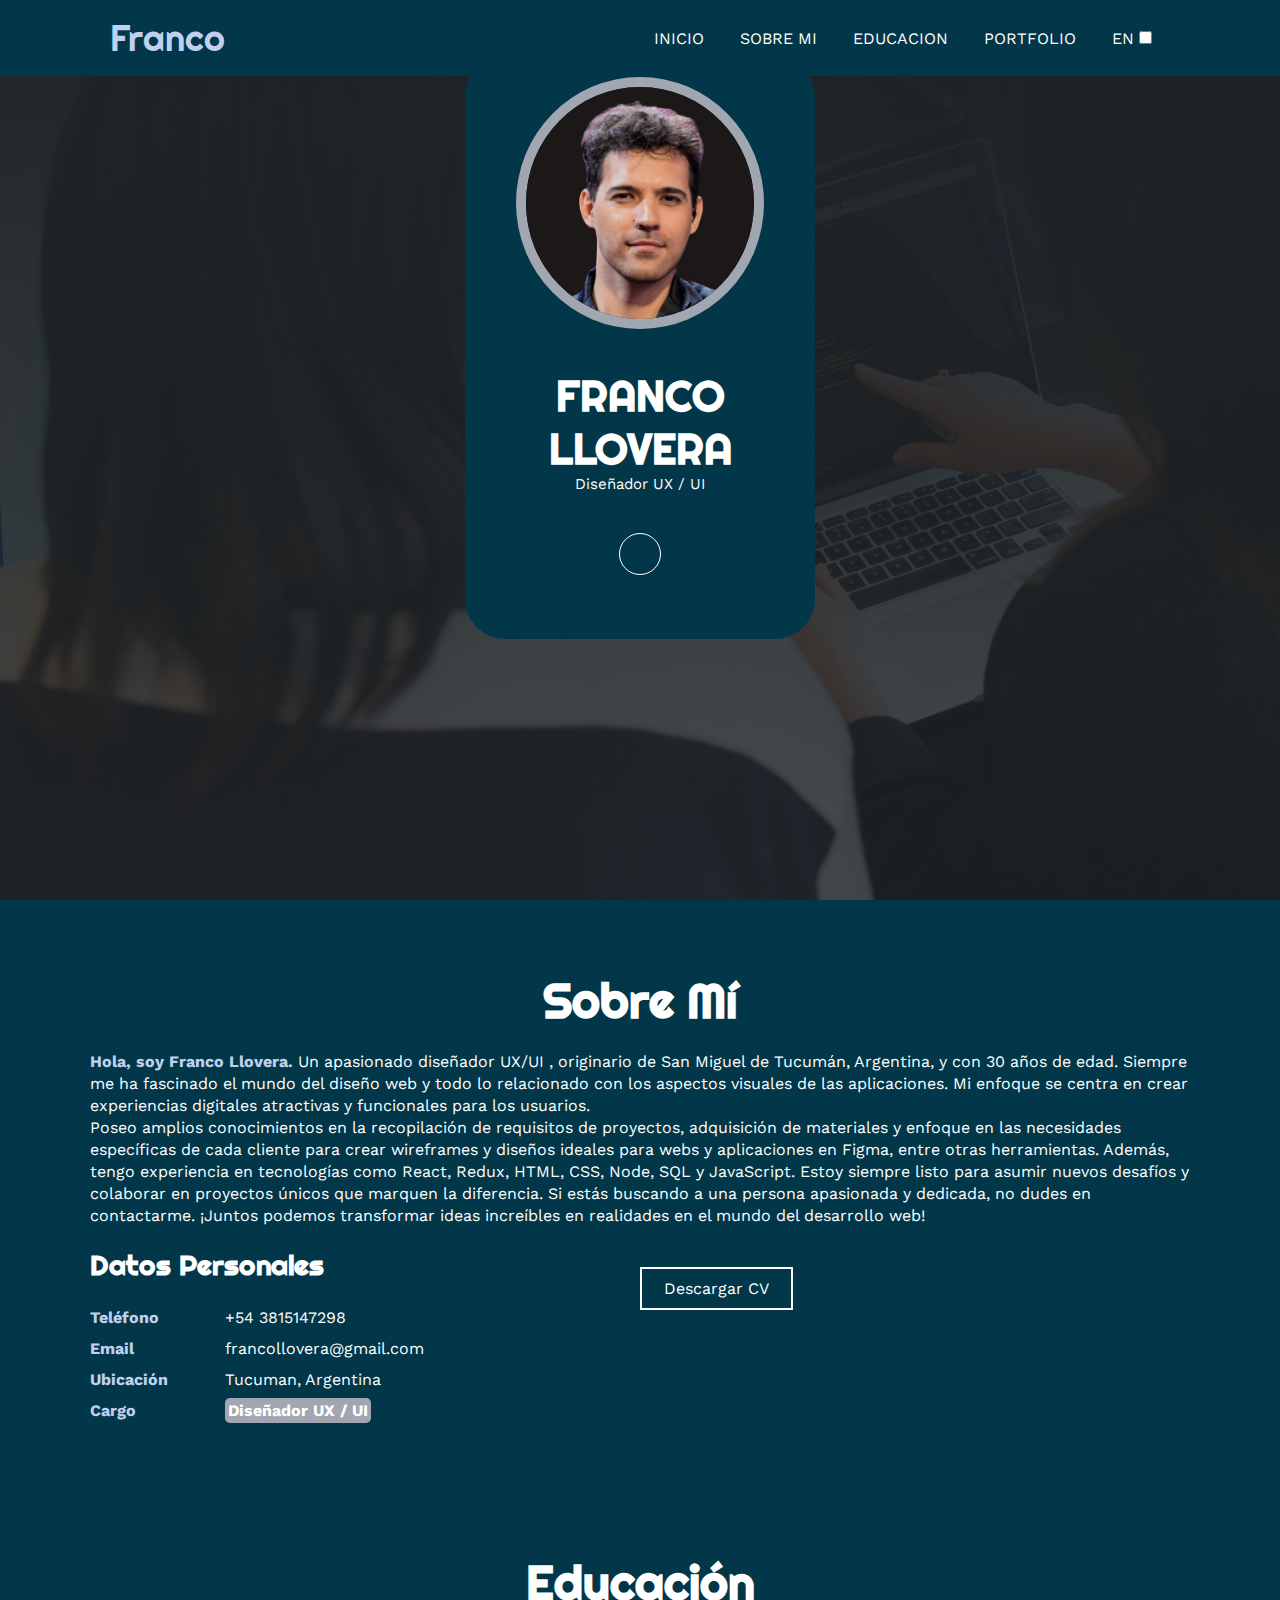
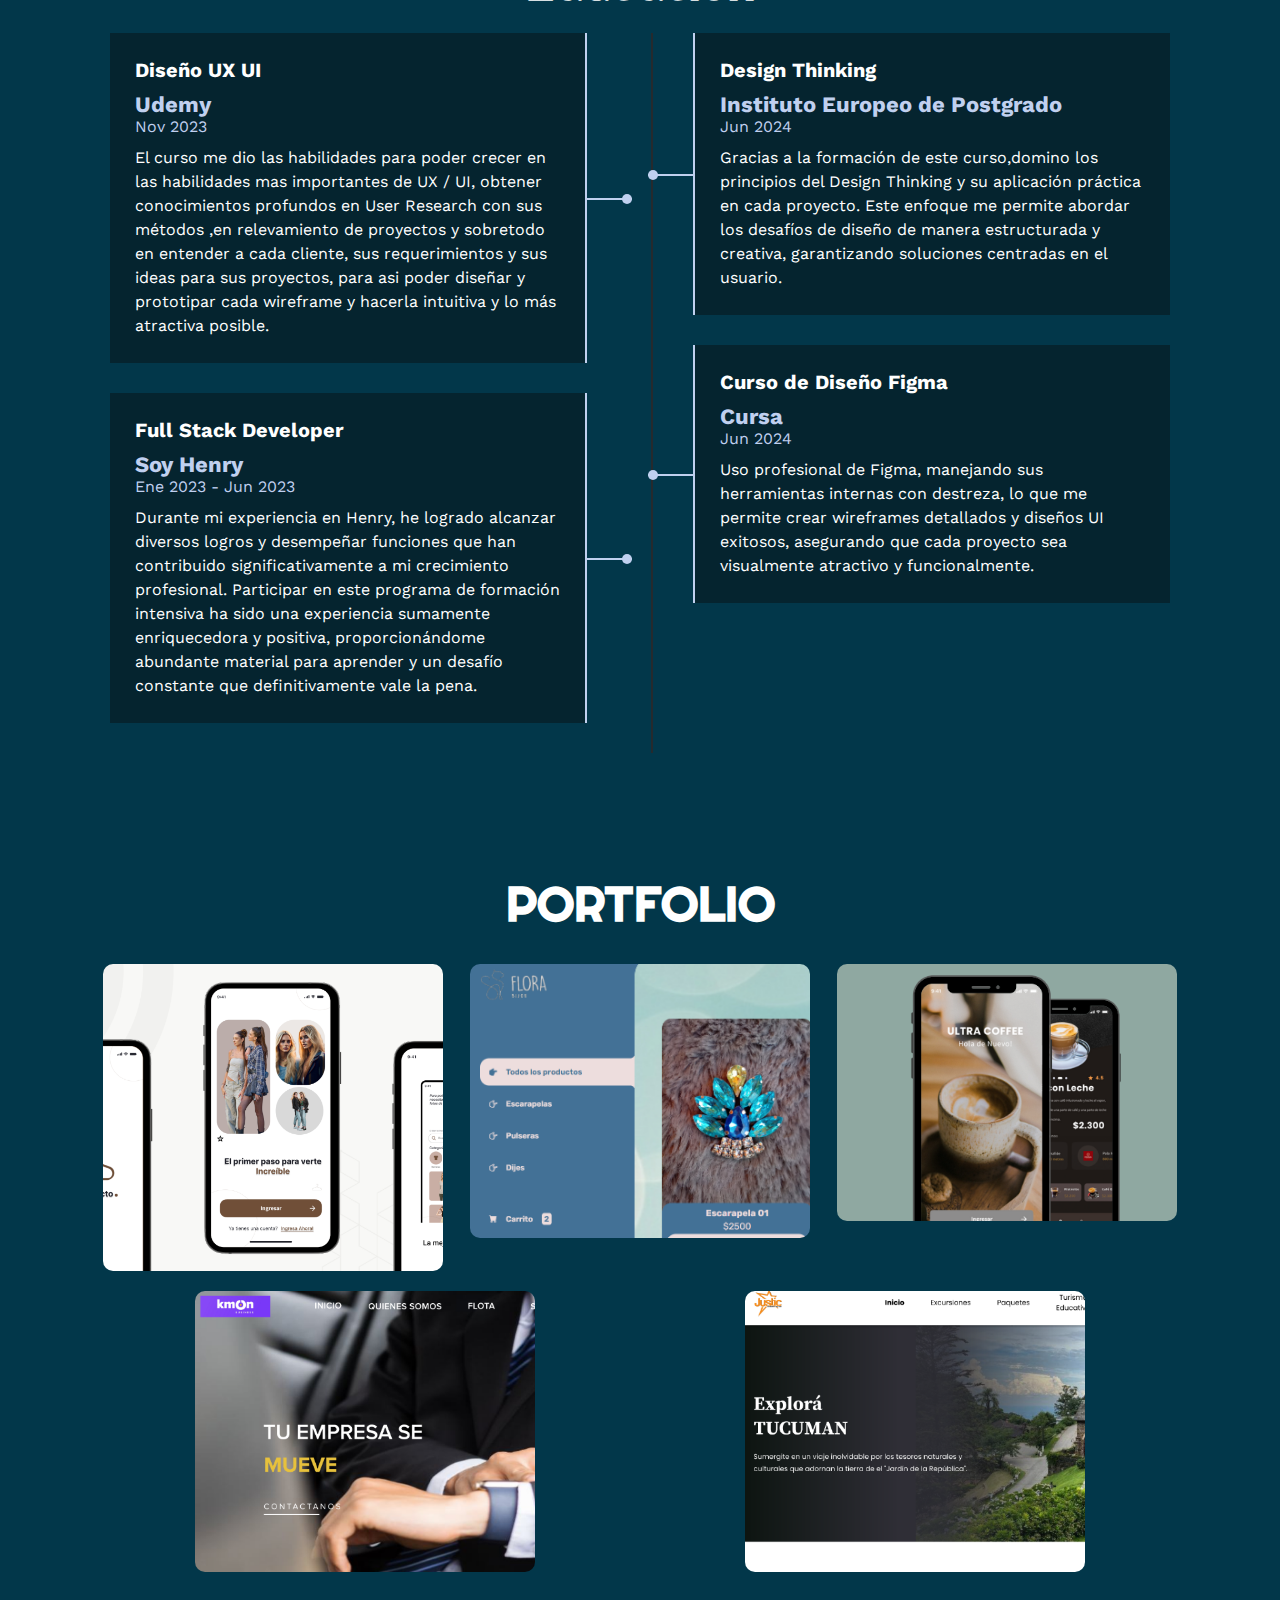
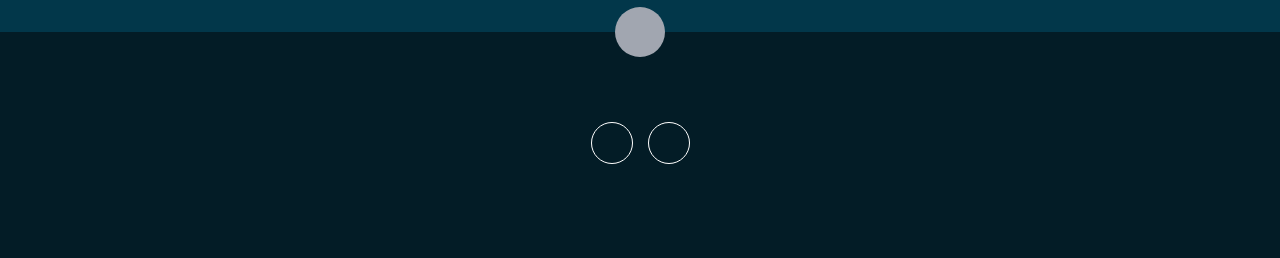
<file: index.html>
<!DOCTYPE html>
<html lang="es">
<head>
    <meta charset="UTF-8">
    <meta http-equiv="X-UA-Compatible" content="IE=edge">
    <meta name="viewport" content="width=device-width, initial-scale=1.0">
    <link rel="stylesheet" href="https://cdnjs.cloudflare.com/ajax/libs/font-awesome/6.1.2/css/all.min.css" integrity="sha512-1sCRPdkRXhBV2PBLUdRb4tMg1w2YPf37qatUFeS7zlBy7jJI8Lf4VHwWfZZfpXtYSLy85pkm9GaYVYMfw5BC1A==" crossorigin="anonymous" referrerpolicy="no-referrer" />
    <title>Portfolio</title>
    <link rel="stylesheet" href="estilo.css">
</head>
<body>
    <!-- MENU ENCABEZADO -->
    <div class="contenedor-header">
        <header>
            <div class="logo">
                <a href="#">Franco</a>
            </div>
            <nav id="nav">
                <ul>
                    <li ><a  href="#inicio" onclick="seleccionar()">INICIO</a></li>
                    <li><a href="#sobremi" onclick="seleccionar()">SOBRE MI</a></li>
                    
                    <li><a href="#curriculum" onclick="seleccionar()">EDUCACION</a></li>
                    <li><a href="#portfolio" onclick="seleccionar()">PORTFOLIO</a></li>
                    
                    <li><a>
                        
                        <span class="en">EN</span>
                        <input type="checkbox" class="check">
                    </a></li>
                   
                    

                   
                
                
            </ul>
            </nav>
            <div class="nav-responsive" onclick="mostrarOcultarMenu()">
                <i class="fa-solid fa-bars"></i>
            </div>
        </header>
    </div>

    <!-- SECCION INICIO -->
    <section id="inicio" class="inicio">
        <div class="contenido-banner">
            <div class="contenedor-img">
                <img src="img/yo.jpg" alt="">
            </div>
            <h1>FRANCO LLOVERA</h1>
            <h2 >Diseñador UX / UI 
            <div class="redes">
                <a href="https://www.linkedin.com/in/francollovera/"><i class="fa-brands fa-linkedin-in"></i></a>
                <!-- <a href="https://github.com/francollovera"><i class="fa-brands fa-github"></i></a> -->
            </div>
        </div>
    </section>

    <!-- SECCION SOBRE MI -->
    <section id="sobremi" class="sobremi">
        <div class="contenido-seccion">
            <h2>Sobre Mí</h2>
            <p><span>Hola, soy Franco Llovera.</span> Un apasionado diseñador UX/UI , originario de San Miguel de Tucumán, Argentina, y con 30 años de edad. Siempre me ha fascinado el mundo del diseño web y todo lo relacionado con los aspectos visuales de las aplicaciones. Mi enfoque se centra en crear experiencias digitales atractivas y funcionales para los usuarios.<br/>
                Poseo amplios conocimientos en la recopilación de requisitos de proyectos, adquisición de materiales y enfoque en las necesidades específicas de cada cliente para crear wireframes y diseños ideales para webs y aplicaciones en Figma, entre otras herramientas. Además, tengo experiencia en tecnologías como React, Redux, HTML, CSS, Node, SQL y JavaScript.

                Estoy siempre listo para asumir nuevos desafíos y colaborar en proyectos únicos que marquen la diferencia. Si estás buscando a una persona apasionada y dedicada, no dudes en contactarme. ¡Juntos podemos transformar ideas increíbles en realidades en el mundo del desarrollo web!</p>

            <div class="fila">
                <!-- datos personales -->
                <div class="col">
                    <h3>Datos Personales</h3>
                    <ul>
                        <li>
                            <strong>Teléfono</strong>
                            +54 3815147298
                        </li>
                        <li>
                            <strong>Email</strong>
                            francollovera@gmail.com
                        </li>
                        <li>
                            <strong>Ubicación</strong>
                            Tucuman, Argentina
                        </li>
                        <li>
                            <strong>Cargo</strong>
                            <span>Diseñador UX / UI</span>
                        
                        </li>
                    </ul>
                </div>

                <!-- intereses -->
                <!-- <div class="col">
                    <h3>Intereses</h3>
                    <div class="contenedor-intereses">
                        <div class="interes">
                            <i class="fa-solid fa-headphones"></i>
                            <span>CANTO</span>
                        </div>
                        <div class="interes">
                            <i class="fa-solid fa-plane"></i>
                            <span>VIAJAR</span>
                        </div>
                        <div class="interes">
                            <i class="fa-solid fa-person-hiking"></i>
                            <span>DEPORTE</span>
                        </div>
                        <div class="interes">
                            <i class="fa-solid fa-car"></i>
                            <span>AUTOS</span>
                        </div>
                        <div class="interes">
                            <i class="fa-solid fa-camera"></i>
                            <span>FOTOS</span>
                        </div>
                    </div>
                </div>
            </div> -->
            <a href="https://drive.google.com/file/d/1JxSCpLTNJqCSIgGO4siQ24MWg0R967g-/view?usp=drive_link"><button>
                Descargar CV <i class="fa-solid fa-download"></i>
                <span class="overlay"></span>
            </button></a>
        </div>
    </section>

    <!-- SECCION SKILLS -->
    <!-- <section class="skills" id="skills">
        <div class="contenido-seccion">
            <h2>Skills</h2>
            <div class="fila">
                <!-- Technical Skill -->
                <!-- <div class="col">
                    <h3>Technical Skills</h3>
                    <div class="skill">
                        <span>Javascript</span>
                        <div class="barra-skill">
                            <div class="progreso">
                                <span>75%</span>
                            </div>
                        </div>
                    </div>
                    <div class="skill">
                        <span>Edicion Contenido</span>
                        <div class="barra-skill">
                            <div class="progreso">
                                <span>90%</span>
                            </div>
                        </div>
                    </div>
                    <div class="skill">
                        <span>Figma</span>
                        <div class="barra-skill">
                            <div class="progreso">
                                <span>90%</span>
                            </div>
                        </div>
                    </div>
                    <div class="skill">
                        <span>HTML & CSS</span>
                        <div class="barra-skill">
                            <div class="progreso">
                                <span>85%</span>
                            </div>
                        </div>
                    </div>
                    <div class="skill">
                        <span>Redux</span>
                        <div class="barra-skill">
                            <div class="progreso">
                                <span>80%</span>
                            </div>
                        </div>
                    </div>
                    <div class="skill">
                        <span>React</span>
                        <div class="barra-skill">
                            <div class="progreso">
                                <span>80%</span>
                            </div>
                        </div>
                    </div> --> 
                    
                <!-- Professional Skills -->
                <!-- <div class="col">
                    <h3>Professional Skills</h3>
                    <div class="skill">
                        <span>Comunicación</span>
                        <div class="barra-skill">
                            <div class="progreso">
                                <span>85%</span>
                            </div>
                        </div>
                    </div>
                    <div class="skill">
                        <span>Trabajo en Equipo</span>
                        <div class="barra-skill">
                            <div class="progreso">
                                <span>90%</span>
                            </div>
                        </div>
                    </div>
                    <div class="skill">
                        <span>Creatividad</span>
                        <div class="barra-skill">
                            <div class="progreso">
                                <span>80%</span>
                            </div>
                        </div>
                    </div>
                    <div class="skill">
                        <span>Dedicación</span>
                        <div class="barra-skill">
                            <div class="progreso">
                                <span>90%</span>
                            </div>
                        </div>
                    </div>
                </div>
            </div>
        </div>
    </section> -->
    <!-- SECCION CURRICULUM -->
    <section id="curriculum" class="curriculum">
        <div class="contenido-seccion">
            <h2>Educación</h2>
            <div class="fila">
                <div class="col izquierda">
                    <div class="item izq">
                        <h4>Diseño UX UI </h4>
                        <span class="casa">Udemy</span>
                        <span class="fecha">Nov 2023</span>
                        <p>
                            El curso me dio las habilidades para poder crecer en las habilidades mas importantes de UX / UI, obtener conocimientos profundos en User Research con sus métodos ,en relevamiento de proyectos y sobretodo en entender a cada cliente, sus requerimientos y sus ideas para sus proyectos, para asi poder diseñar y prototipar cada wireframe y hacerla intuitiva y lo más atractiva posible.
                        </p>
                        <div class="conectori">
                            <div class="circuloi"></div>
                        </div>
                    </div>
                    <div class="item izq">
                        <h4>Full Stack Developer</h4>
                        <span class="casa">Soy Henry</span>
                        <span class="fecha"> Ene 2023 - Jun 2023</span>
                        <p>Durante mi experiencia en Henry, he logrado alcanzar diversos logros y desempeñar funciones que han contribuido significativamente a mi crecimiento profesional. Participar en este programa de formación intensiva ha sido una experiencia sumamente enriquecedora y positiva, proporcionándome abundante material para aprender y un desafío constante que definitivamente vale la pena.</p>
                        <div class="conectori">
                            <div class="circuloi"></div>
                        </div>
                    </div>
                </div>
                <div class="col derecha">
                    <div class="item der">
                        <h4>Design Thinking</h4>
                        <span class="casa">Instituto Europeo de Postgrado</span>
                        <span class="fecha">Jun 2024</span>
                        <p>Gracias a la formación de este curso,domino los principios del Design Thinking y su aplicación práctica en cada proyecto. Este enfoque me permite abordar los desafíos de diseño de manera estructurada y creativa, garantizando soluciones centradas en el usuario.</p>
                        <div class="conectord">
                            <div class="circulod"></div>
                        </div>
                    </div>
                    <div class="item der">
                        <h4>Curso de Diseño Figma</h4>
                        <span class="casa">Cursa</span>
                        <span class="fecha">Jun 2024</span>
                        <p>Uso profesional de Figma, manejando sus herramientas internas con destreza, lo que me permite crear wireframes detallados y diseños UI exitosos, asegurando que cada proyecto sea visualmente atractivo y funcionalmente. </p>
                        <div class="conectord">
                            <div class="circulod"></div>
                        </div>
                    </div>
                </div>
            </div>
        </div>
    </section>
    <!-- SECCION PORTFOLIO -->
    <section id="portfolio" class="portfolio">
        <div class="contenido-seccion">
            <h2>PORTFOLIO</h2>
            <div class="galeria">

                <div class="proyecto">
                    <a href="https://drive.google.com/file/d/1Ffcjho42gYLX-xlSfUk56oRl9FEOOBKa/view?usp=drive_link">
                        <img src="img/estilo perfecto.png" alt="">
                        <div class="overlay">
                            <h3>Estilo Perfecto</h3>
                        </div>
                    </a>
                </div>
                <div class="proyecto">
                    <a href="https://florabijou.vercel.app/
                    ">
                        <img src="img/florabijoue.png" alt="">
                        <div class="overlay">
                            <h3>Flora Bijou</h3>
                        </div>
                    </a>
                </div>
                <div class="proyecto">
                    <a href="https://drive.google.com/file/d/1PzwPCXaKTmsW223iAERHvNKFCbRKxxdq/view?usp=sharing
                    ">
                        <img src="img/ultracoffee.png" alt="">
                        <div class="overlay">
                            <h3>Ultra Coffee</h3>
                        </div>
                    </a>
                </div>
                <div class="proyecto">
                    <a href="https://drive.google.com/file/d/1seY3iySA0H31BPvrqxpUSwws5a1Katsu/view?usp=sharing">
                        <img src="img/kmon.png" alt="">
                        <div class="overlay">
                            <h3>Kmon</h3>
                        </div>
                    </a>
                </div>
                <div class="proyecto">
                    <a href="https://drive.google.com/file/d/1wcav8N4BAzrRrFelffruidKkrng8kEtM/view?usp=sharing">
                        <img src="img/Justic.png" alt="">
                        <div class="overlay">
                            <h3>Justic Turismo</h3>
                        </div>
                    </a>
                </div>
                
                
             
                </div>
    
                </div>
            </div>
        </div>
    </section>
    <!-- SECCION PORTFOLIO -->
    <!-- <section id="portfolio" class="portfolio">
        <div class="contenido-seccion">
            <h2>PORTFOLIO FRONT END</h2>
            <div class="galeria">
                <div class="proyecto">
                    <a href="https://flora-two.vercel.app/">
                        <img src="img/flora-fotor-2023091817749.png" alt="">
                        <div class="overlay">
                            <h3>Tienda Flora</h3>
                        </div>
                    </a>
                    
                </div>
                <div class="proyecto">
                    <a href="https://ecomerce-sneakers.vercel.app/">
                        <img src="img/ecomerce.png" alt="">
                        <div class="overlay">
                            <h3>Ecommerce Sneakers</h3>
                        </div>
                    </a>
                </div>
                <div class="proyecto">
                    <a href="https://api-rick-and-morty-lyart.vercel.app/">
                        <img src="img/captura rick-fotor-20230812203840.png" alt="">
                        <div class="overlay">
                            <h3>Rick and Morty</h3>
                        </div>
                    </a>
                </div>
                <div class="proyecto">
                    <a href="https://hotel-reservation-14qq.vercel.app/">
                        <img src="img/foto hotel vercell.png" alt="">
                        <div class="overlay">
                            <h3>Hotel Eterno</h3>
                        </div>
                    </a>
                </div>
            </div>
        </div>
    </section> -->
    <!-- footer -->
    <footer>
        <a href="#inicio" class="arriba">
            <i class="fa-solid fa-angles-up"></i>
        </a>
        <div class="redes">
            <a href="https://www.linkedin.com/in/francollovera/"><i class="fa-brands fa-linkedin-in"></i></a>
            <a href="https://github.com/francollovera"><i class="fa-brands fa-github"></i></a>
        </div>
    </footer>
    <script src="script.js"></script>
</body>
</html>
</file>
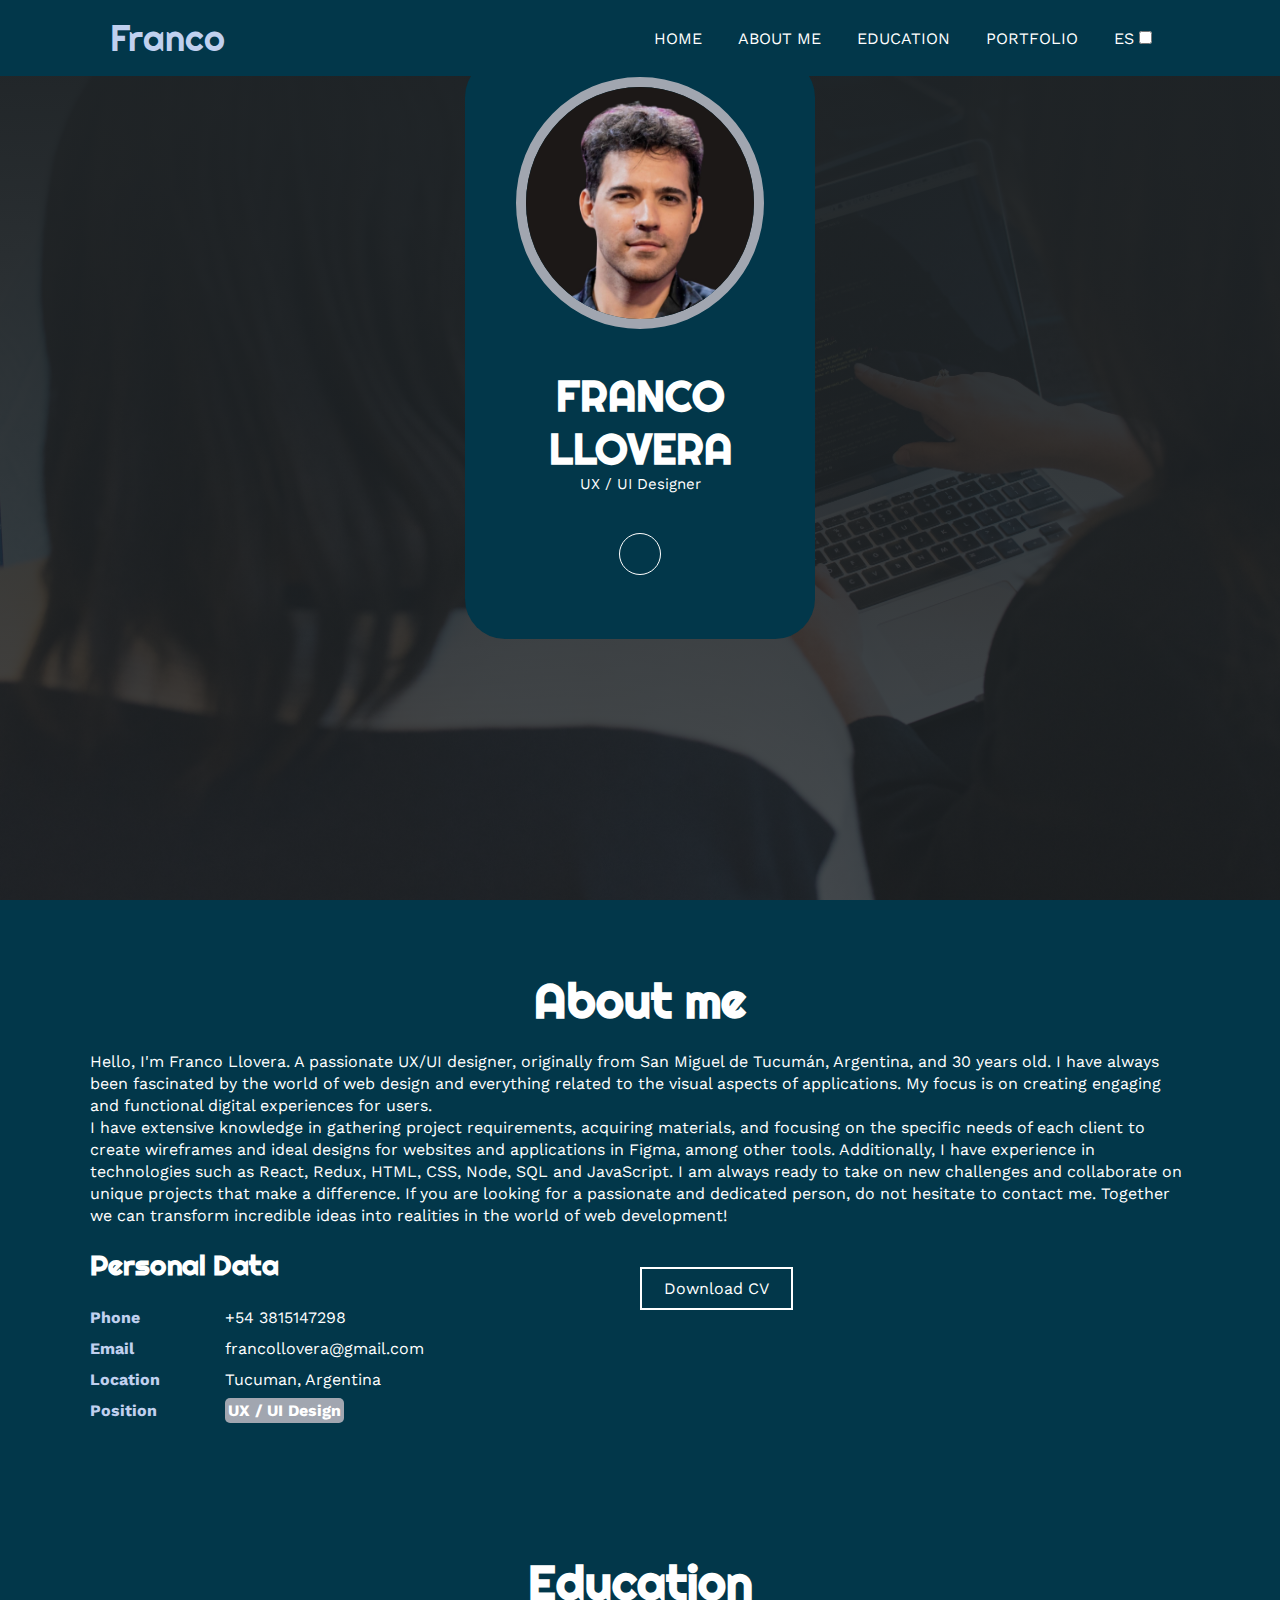
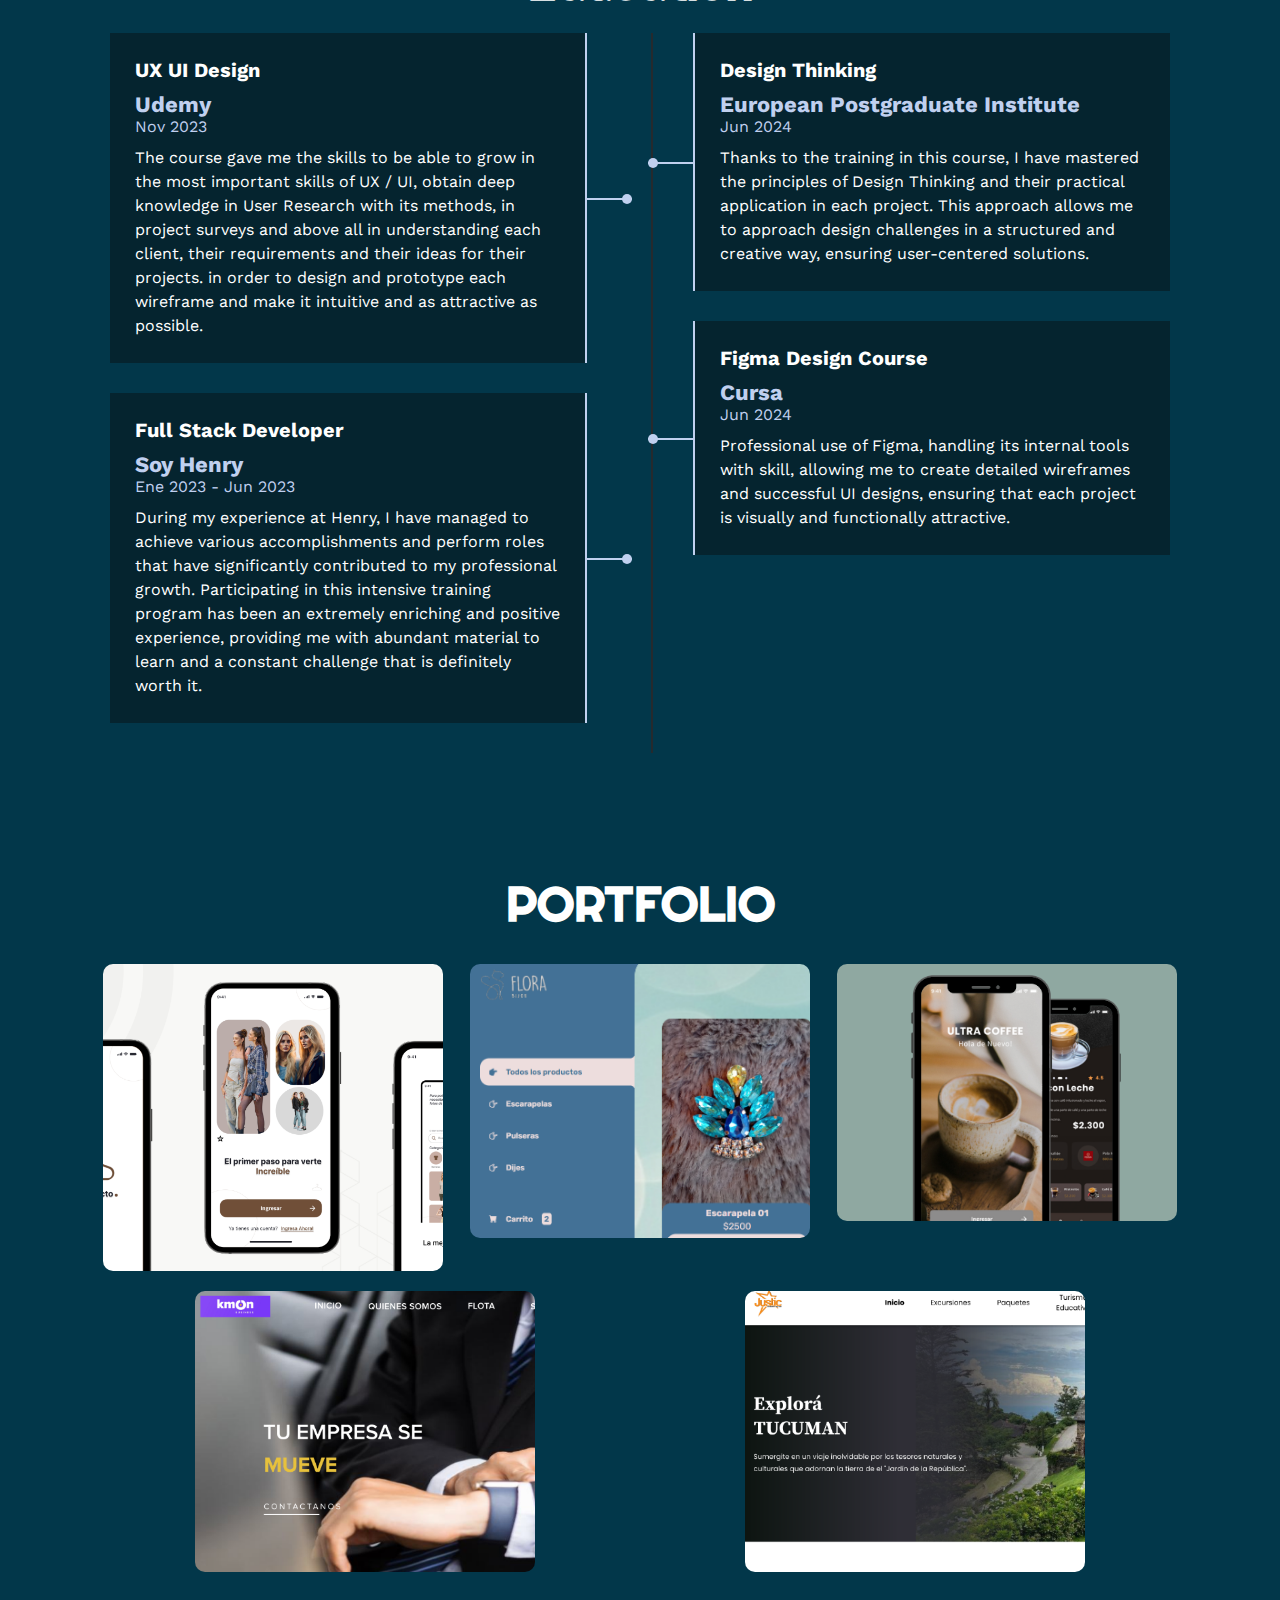
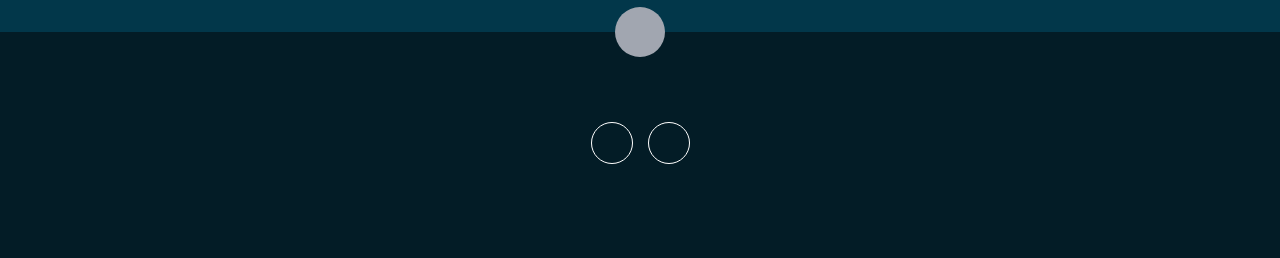
<file: en/index2.html>
<!DOCTYPE html>
<html lang="es">
<head>
    <meta charset="UTF-8">
    <meta http-equiv="X-UA-Compatible" content="IE=edge">
    <meta name="viewport" content="width=device-width, initial-scale=1.0">
    <link rel="stylesheet" href="https://cdnjs.cloudflare.com/ajax/libs/font-awesome/6.1.2/css/all.min.css" integrity="sha512-1sCRPdkRXhBV2PBLUdRb4tMg1w2YPf37qatUFeS7zlBy7jJI8Lf4VHwWfZZfpXtYSLy85pkm9GaYVYMfw5BC1A==" crossorigin="anonymous" referrerpolicy="no-referrer" />
    <title>Portfolio</title>
    <link rel="stylesheet" href="./estilo2.css">
</head>
<body>
    <!-- MENU ENCABEZADO -->
    <div class="contenedor-header">
        <header>
            <div class="logo">
                <a href="#">Franco</a>
            </div>
            <nav id="nav">
                <ul>
                    <li data-section="encabezado" data-value="nav-inicio"><a  href="#inicio" onclick="seleccionar()">HOME</a></li>
                    <li><a href="#sobremi" onclick="seleccionar()">ABOUT ME</a></li>
                 
                    <li><a href="#curriculum" onclick="seleccionar()">EDUCATION</a></li>
                    <li><a href="#portfolio" onclick="seleccionar()">PORTFOLIO</a></li>
                    
                    <li><a >
                        
                        <span class="en">ES</span>
                        <input type="checkbox" class="check">
                    </a></li>
                   
                    

                   
                
                
            </ul>
            </nav>
            <div class="nav-responsive" onclick="mostrarOcultarMenu()">
                <i class="fa-solid fa-bars"></i>
            </div>
        </header>
    </div>

    <!-- SECCION INICIO -->
    <section id="inicio" class="inicio">
        <div class="contenido-banner">
            <div class="contenedor-img">
                <img src="../img/yo.jpg" alt="">
            </div>
            <h1>FRANCO LLOVERA</h1>
            <h2 data-section="inicio" data-value="trabajo">UX / UI Designer 
            <div class="redes">
                <a href="https://www.linkedin.com/in/francollovera/"><i class="fa-brands fa-linkedin-in"></i></a>
                <!-- <a href="https://github.com/francollovera"><i class="fa-brands fa-github"></i></a> -->
            </div>
        </div>
    </section>

    <!-- SECCION SOBRE MI -->
    <section id="sobremi" class="sobremi">
        <div class="contenido-seccion">
            <h2>About me</h2>
            <p>Hello, I'm Franco Llovera.</span> A passionate UX/UI designer, originally from San Miguel de Tucumán, Argentina, and 30 years old. I have always been fascinated by the world of web design and everything related to the visual aspects of applications. My focus is on creating engaging and functional digital experiences for users.<br/>
                I have extensive knowledge in gathering project requirements, acquiring materials, and focusing on the specific needs of each client to create wireframes and ideal designs for websites and applications in Figma, among other tools. Additionally, I have experience in technologies such as React, Redux, HTML, CSS, Node, SQL and JavaScript.

                I am always ready to take on new challenges and collaborate on unique projects that make a difference. If you are looking for a passionate and dedicated person, do not hesitate to contact me. Together we can transform incredible ideas into realities in the world of web development!</p>

            <div class="fila">
                <!-- datos personales -->
                <div class="col">
                    <h3>Personal Data</h3>
                    <ul>
                        <li>
                            <strong>Phone</strong>
                            +54 3815147298
                        </li>
                        <li>
                            <strong>Email</strong>
                            francollovera@gmail.com
                        </li>
                        <li>
                            <strong>Location</strong>
                            Tucuman, Argentina
                        </li>
                        <li>
                            <strong>Position</strong>
                            <span>UX / UI Design</span>
                            
                        </li>
                    </ul>
                </div>

                <!-- intereses -->
                <!-- <div class="col">
                    <h3>Hobbies</h3>
                    <div class="contenedor-intereses">
                        <div class="interes">
                            <i class="fa-solid fa-headphones"></i>
                            <span>SINGING</span>
                        </div>
                        <div class="interes">
                            <i class="fa-solid fa-plane"></i>
                            <span>TRAVEL</span>
                        </div>
                        <div class="interes">
                            <i class="fa-solid fa-person-hiking"></i>
                            <span>SPORT</span>
                        </div>
                        <div class="interes">
                            <i class="fa-solid fa-car"></i>
                            <span>CARS</span>
                        </div>
                        <div class="interes">
                            <i class="fa-solid fa-camera"></i>
                            <span>PHOTOS</span>
                        </div>
                    </div>
                </div>
            </div> -->
            <a href="https://drive.google.com/file/d/1hxTE2vOLhaCSygSUHpgzxqmb1sc40veu/view?usp=drive_link"><button>
                Download CV <i class="fa-solid fa-download"></i>
                <span class="overlay"></span>
            </button></a>
        </div>
    </section>

     <!-- SECCION SKILLS
     <section class="skills" id="skills">
        <div class="contenido-seccion">
            <h2>Skills</h2>
            <div class="fila">
                <!-- Technical Skill -->
                <!-- <div class="col">
                    <h3>Technical Skills</h3>
                    <div class="skill">
                        <span>Javascript</span>
                        <div class="barra-skill">
                            <div class="progreso">
                                <span>75%</span>
                            </div>
                        </div>
                    </div>
                    <div class="skill">
                        <span>Content Editing</span>
                        <div class="barra-skill">
                            <div class="progreso">
                                <span>90%</span>
                            </div>
                        </div>
                    </div>
                    <div class="skill">
                        <span>Figma</span>
                        <div class="barra-skill">
                            <div class="progreso">
                                <span>90%</span>
                            </div>
                        </div>
                    </div>
                    <div class="skill">
                        <span>HTML & CSS</span>
                        <div class="barra-skill">
                            <div class="progreso">
                                <span>85%</span>
                            </div>
                        </div>
                    </div>
                    <div class="skill">
                        <span>Redux</span>
                        <div class="barra-skill">
                            <div class="progreso">
                                <span>80%</span>
                            </div>
                        </div>
                    </div>
                    <div class="skill">
                        <span>React</span>
                        <div class="barra-skill">
                            <div class="progreso">
                                <span>80%</span>
                            </div>
                        </div>
                    </div>
                    
                Professional Skills -->
                <!-- <div class="col">
                    <h3>Professional Skills</h3>
                    <div class="skill">
                        <span>Comunication</span>
                        <div class="barra-skill">
                            <div class="progreso">
                                <span>85%</span>
                            </div>
                        </div>
                    </div>
                    <div class="skill">
                        <span>Teamwork</span>
                        <div class="barra-skill">
                            <div class="progreso">
                                <span>90%</span>
                            </div>
                        </div>
                    </div>
                    <div class="skill">
                        <span>Creativity</span>
                        <div class="barra-skill">
                            <div class="progreso">
                                <span>80%</span>
                            </div>
                        </div>
                    </div>
                    <div class="skill">
                        <span>Dedication</span>
                        <div class="barra-skill">
                            <div class="progreso">
                                <span>90%</span>
                            </div>
                        </div>
                    </div>
                </div>
            </div>
        </div>
    </section> -->
    <!-- SECCION CURRICULUM -->
    <section id="curriculum" class="curriculum">
        <div class="contenido-seccion">
            <h2>Education</h2>
            <div class="fila">
                <div class="col izquierda">
                    <div class="item izq">
                        <h4>UX UI Design</h4>
                        <span class="casa">Udemy</span>
                        <span class="fecha">Nov 2023</span>
                        <p>The course gave me the skills to be able to grow in the most important skills of UX / UI, obtain deep knowledge in User Research with its methods, in project surveys and above all in understanding each client, their requirements and their ideas for their projects. in order to design and prototype each wireframe and make it intuitive and as attractive as possible.</p>
                        <div class="conectori">
                            <div class="circuloi"></div>
                        </div>
                    </div>
                    <div class="item izq">
                        <h4>Full Stack Developer</h4>
                        <span class="casa">Soy Henry</span>
                        <span class="fecha">Ene 2023 - Jun 2023</span>
                        <p>
                            During my experience at Henry, I have managed to achieve various accomplishments and perform roles that have significantly contributed to my professional growth. Participating in this intensive training program has been an extremely enriching and positive experience, providing me with abundant material to learn and a constant challenge that is definitely worth it.</p>
                        <div class="conectori">
                            <div class="circuloi"></div>
                        </div>
                    </div>
                </div>
                <div class="col derecha">
                    <div class="item der">
                        <h4>Design Thinking</h4>
                        <span class="casa">European Postgraduate Institute</span>
                        <span class="fecha">Jun 2024</span>
                        <p>Thanks to the training in this course, I have mastered the principles of Design Thinking and their practical application in each project. This approach allows me to approach design challenges in a structured and creative way, ensuring user-centered solutions.</p>
                        <div class="conectord">
                            <div class="circulod"></div>
                        </div>
                    </div>
                    <div class="item der">
                        <h4>Figma Design Course</h4>
                        <span class="casa">Cursa</span>
                        <span class="fecha">Jun 2024</span>
                        <p>Professional use of Figma, handling its internal tools with skill, allowing me to create detailed wireframes and successful UI designs, ensuring that each project is visually and functionally attractive. </p>
                        <div class="conectord">
                            <div class="circulod"></div>
                        </div>
                    </div>
                </div>
            </div>
        </div>
    </section>
    <!-- SECCION PORTFOLIO -->
    <section id="portfolio" class="portfolio">
        <div class="contenido-seccion">
            <h2>PORTFOLIO</h2>
            <div class="galeria">

                <div class="proyecto">
                    <a href="https://drive.google.com/file/d/1Ffcjho42gYLX-xlSfUk56oRl9FEOOBKa/view?usp=drive_link">
                        <img src="../img/estilo perfecto.png" alt="">
                        <div class="overlay">
                            <h3>Perfect Style</h3>
                        </div>
                    </a>
                </div>
                <div class="proyecto">
                    <a href="https://florabijou.vercel.app/">
                        <img src="../img/florabijoue.png" alt="">
                        <div class="overlay">
                            <h3>Flora Bijou</h3>
                        </div>
                    </a>
                </div>
                <div class="proyecto">
                    <a href="https://drive.google.com/file/d/1PzwPCXaKTmsW223iAERHvNKFCbRKxxdq/view?usp=sharing">
                        <img src="../img/ultracoffee.png" alt="">
                        <div class="overlay">
                            <h3>Ultra Coffee</h3>
                        </div>
                    </a>
                </div>
                <div class="proyecto">
                    <a href="https://drive.google.com/file/d/1seY3iySA0H31BPvrqxpUSwws5a1Katsu/view?usp=sharing">
                        <img src="../img/kmon.png" alt="">
                        <div class="overlay">
                            <h3>Kmon</h3>
                        </div>
                    </a>
                </div>
                <div class="proyecto">
                        <a href="https://drive.google.com/file/d/1wcav8N4BAzrRrFelffruidKkrng8kEtM/view?usp=sharing">
                            <img src="../img/Justic.png" alt="">
                            <div class="overlay">
                                <h3>Justic Turismo</h3>
                            </div>
                        </a>
                    </div>
                    
                 
               
               
            </div>
        </div>
    </section>
    <!-- <section id="portfolio" class="portfolio">
        <div class="contenido-seccion">
            <h2>PORTFOLIO FRONT END</h2>
            <div class="galeria">
                <div class="proyecto">
                    <a href="https://flora-two.vercel.app/">
                        <img src="../img/flora-fotor-2023091817749.png" alt="">
                        <div class="overlay">
                            <h3>Flora Store</h3>
                        </div>
                    </a>
                    
                </div>
                <div class="proyecto">
                    <a href="https://ecomerce-sneakers.vercel.app/">
                        <img src="../img/ecomerce.png" alt="">
                        <div class="overlay">
                            <h3>Ecommerce Sneakers</h3>
                        </div>
                    </a>
                </div>
                <div class="proyecto">
                    <a href="https://api-rick-and-morty-lyart.vercel.app/">
                        <img src="../img/captura rick-fotor-20230812203840.png" alt="">
                        <div class="overlay">
                            <h3>Rick and Morty</h3>
                        </div>
                    </a>
                </div>
                <div class="proyecto">
                    <a href="https://hotel-reservation-14qq.vercel.app/">
                        <img src="../img/foto hotel vercell.png" alt="">
                        <div class="overlay">
                            <h3>Eternal Hotel</h3>
                        </div>
                    </a>
                </div>
            </div>
        </div>
    </section> -->
    <!-- footer -->
    <footer>
        <a href="#inicio" class="arriba">
            <i class="fa-solid fa-angles-up"></i>
        </a>
        <div class="redes">
            <a href="https://www.linkedin.com/in/francollovera/"><i class="fa-brands fa-linkedin-in"></i></a>
            <a href="https://github.com/francollovera"><i class="fa-brands fa-github"></i></a>
        </div>
    </footer>
    <script src="./script2.js"></script>
</body>
</html>
</file>
<file: estilo.css>
@import url('https://fonts.googleapis.com/css2?family=Righteous&family=Work+Sans:wght@100;300;400;600;800&display=swap');
*{
    box-sizing: border-box;
    font-family: 'Work Sans';
    margin: 0;
    padding: 0;
}
html{
    /* me permite deslizar cuando hago clic en los links del menu */
    scroll-behavior: smooth;
}
/* MENU */
.contenedor-header{
    background-color: #02374a;
    position: fixed;
    width: 100%;
    top: 0;
    left: 0;
    z-index: 99;
}
.contenedor-header header{
    max-width: 1100px;
    margin: auto;
    display: flex;
    justify-content: space-between;
    align-items: center;
    padding: 15px 20px;
}
.contenedor-header header .logo a{
    font-family: 'Righteous';
    font-size: 36px;
    color: #c0d0ef;
    text-decoration: none;
}
.contenedor-header header ul{
    display: flex;
    list-style: none;
}
.contenedor-header header nav ul li a span input{
    text-align: none;
    color: #fff;
    margin: 0 15px;
    padding: 3px;
    transition: .5s;
    text-decoration: none;
    width: 50px;
    border-radius: 25px;

}
.contenedor-header header nav ul li a span input:before{
content: '';
width: 50px;
height: 25px;
border-radius: 25px;
}
.contenedor-header header nav ul li a{
    text-align: none;
    color: #fff;
    margin: 0 15px;
    padding: 3px;
    transition: .5s;
    text-decoration: none;
}

.contenedor-header header nav ul li a:hover{
    color: #c0d0ef;
}




.nav-responsive{
    background-color: #c0d0ef;
    color:#fff;
    padding: 5px 10px;
    border-radius: 5px;
    cursor: pointer;
    display: none;
}
/* SECCION I N I C I O */
.inicio{
    
    background: linear-gradient(to top, rgba(30,35,38,.8), rgba(30,35,38,1)),
    url(img/fondo.jpg);
    background-size: cover;
    height: 100vh;
    color: #fff;
    display: flex;
    align-items: center;
}
.inicio .contenido-banner{
    padding: 20px;
    
    background-color: #02374a;
    max-width: 350px;
    margin: auto;
    margin-top: 57px;
    text-align: center;
    border-radius: 40px;
}
.inicio .contenido-banner img{
    margin-top: 40px;
    border: 10px solid #a1a6b0;
    display: block;
    width: 80%;
    margin: auto;
    border-radius: 100%;
}
.inicio .contenido-banner h1{
    margin-top: 40px;
    font-size: 42px;
    font-family: 'Righteous';
}
.inicio .contenido-banner h2{
    font-size: 15px;
    font-weight: normal;
}
.inicio .contenido-banner .redes a{
    color: #fff;
    display: inline-block;
    text-decoration: none;
    border: 1px solid #fff;
    border-radius: 100%;
    width: 42px;
    height: 42px;
    line-height: 42px;
    margin: 40px 5px;
    font-size: 20px;
    transition: .3s;
}
.inicio .contenido-banner .redes a:hover{
    background-color: #a1a6b0;
}
.sobremi{
    background-color: #02374a;
    color: #fff;
    padding: 50px 20px;
}
.sobremi .contenido-seccion{
    max-width: 1100px;
    margin: auto;
}
.sobremi h2{
    font-size: 48px;
    font-family: 'Righteous';
    text-align: center;
    padding: 20px 0;

}
.sobremi .contenido-seccion p{
    font: 18px;
    line-height: 22px;
    margin-bottom: 20px;
}
.sobremi .contenido-seccion p span{
    color: #c0d0ef;
    font-weight: bold;
}
.sobremi .fila{
    display: flex;
}
.sobremi .fila .col
{
    width: 50%;
}
.sobremi .fila .col h3{
    font-size: 28px;
    font-family: 'Righteous';
    margin-bottom: 25px;
}
.sobremi .fila .col ul{
    list-style: none;
}
.sobremi .fila .col ul li{
    margin: 12px 0;
}
.sobremi .fila .col ul li strong{
    display: inline-block;
    color: #c0d0ef;
    width: 130px;
}
.sobremi .fila .col ul li span{
    background-color: #a1a6b0;
    padding: 3px;
    font-weight: bold;
    border-radius: 5px;
}
.sobremi .fila .col .contenedor-intereses{
    display: flex;
    flex-wrap: wrap;
}
.sobremi .fila .col .contenedor-intereses .interes{
    width: 100px;
    height: 100px;
    background-color: #02374a;
    border-radius: 10px;
    margin: 0 15px 15px 0;
    display: flex;
    flex-direction: column;
    align-items: center;
    justify-content: center;
    transition: .3s;
}.sobremi .fila .col .contenedor-intereses .interes:hover{
    background-color:#a1a6b0;
}
.sobremi .fila .col .contenedor-intereses .interes i{
    font-size: 30px;
    margin-bottom: 10px;
}
.sobremi a{
    text-decoration: none;
}
.sobremi button{
    cursor: pointer;
    background-color: transparent;
    border: 2px solid #fff;
    width: fit-content;
    display: block;
    margin: 20px auto;
    padding: 10px 22px;
    font-size: 16px;
    color: #fff;
    position: relative;
    z-index: 10;
}
.sobremi button .overlay{
    position: absolute;
    top: 0;
    left: 0;
    width: 0;
    height: 100%;
    background-color: #a1a6b0;
    z-index: -1;
    transition: 1s;
}
.sobremi button:hover .overlay{
    width: 100%;
}
/* SECCION S K I L L S */
.skills{
    background-color: #02374a;
    color: #fff;
    padding: 50px 20px;
}
.skills .contenido-seccion{
    max-width: 1100px;
    margin: auto;
}
.skills h2{
    font-size: 48px;
    font-family: 'Righteous';
    text-align: center;
    padding: 20px 0;

}
.skills .fila{
    display: flex;
}
.skills .fila .col{
    width: 50%;
    padding: 0 20px;
}
.skills .fila .col h3{
    font-size: 28px;
    font-family: 'Righteous';
    margin-bottom: 25px;
}
.skills .skill > span{
    font-weight: bold;
    display: block;
    margin-bottom: 10px;
}
.skills .skill .barra-skill{
    height: 8px;
    width: 80%;
    background-color: #131517;
    position: relative;
    margin-bottom: 30px;
}
.skills .skill .progreso{
    background-color: #1CB698;
    position: absolute;
    top: 0;
    left: 0;
    height: 8px;
}
.skills .skill .barra-skill span{
    position: absolute;
    height: 40px;
    width: 40px;
    background-color: #1CB698;
    border-radius: 50px;
    line-height: 40px;
    text-align: center;
    top: -17px;
    right: -15px;
    font-size: 14px;
}
/* Estas clases se agregaran dinamicamente mediante javascript */
.skills .skill .javascript{
    width: 0%;
    animation: 2s javascript forwards;
}
@keyframes javascript {
    0%{width: 0%;}
    100%{width: 75%;}
}

.skills .skill .htmlcss{
    width: 0%;
    animation: 2s htmlcss forwards;
}
@keyframes htmlcss {
    0%{width: 0%;}
    100%{width: 89%;}
}

.skills .skill .photoshop{
    width: 0%;
    animation: 2s photoshop forwards;
}
@keyframes photoshop {
    0%{width: 0%;}
    100%{width: 95%;}
}

.skills .skill .wordpress{
    width: 0%;
    animation: 2s wordpress forwards;
}
@keyframes wordpress {
    0%{width: 0%;}
    100%{width: 81%;}
}

.skills .skill .drupal{
    width: 0%;
    animation: 2s drupal forwards;
}
@keyframes drupal {
    0%{width: 0%;}
    100%{width: 55%;}
}

.skills .skill .comunicacion{
    width: 0%;
    animation: 2s comunicacion forwards;
}
@keyframes comunicacion {
    0%{width: 0%;}
    100%{width: 80%;}
}

.skills .skill .trabajo{
    width: 0%;
    animation: 2s trabajo forwards;
}
@keyframes trabajo {
    0%{width: 0%;}
    100%{width: 70%;}
}

.skills .skill .creatividad{
    width: 0%;
    animation: 2s creatividad forwards;
}
@keyframes creatividad {
    0%{width: 0%;}
    100%{width: 99%;}
}

.skills .skill .dedicacion{
    width: 0%;
    animation: 2s dedicacion forwards;
}
@keyframes dedicacion {
    0%{width: 0%;}
    100%{width: 65%;}
}

.skills .skill .proyect{
    width: 0%;
    animation: 2s proyect forwards;
}
@keyframes proyect {
    0%{width: 0%;}
    100%{width: 94%;}
}
/* SECCION CURRICULUM */
.curriculum{
    background-color: #02374a;
    color: #fff;
    padding: 50px 20px;
}
.curriculum .contenido-seccion{
    max-width: 1100px;
    margin: auto;
}
.curriculum h2{
    font-size: 48px;
    font-family: 'Righteous';
    text-align: center;
    padding: 20px 0;

}
.curriculum .fila{
    display: flex;
    justify-content: space-between;
}
.curriculum .fila .col{
    width: 49%;
    padding: 0 20px;
}
.curriculum .fila .col h3{
    font-size: 28px;
    font-family: 'Righteous';
    margin-bottom: 25px;
}
.curriculum .fila .izquierda{
    border-right: 2px solid #02374a;
}
.curriculum .fila .derecha{
    border-left: 2px solid #252A2E;
}
.curriculum .fila .item{
    padding: 25px;
    margin-bottom: 30px;
    background-color: #05242f;
    position: relative;
}
.curriculum .fila .item h4{
    font-size: 20px;
    margin-bottom: 10px;
}
.curriculum .fila .item .casa{
    color: #c0d0ef;
    font-size: 22px;
    font-weight: bold;
    display: block;
}
.curriculum .fila .item .fecha{
    display: block;
    color: #c0d0ef;
    margin-bottom: 10px;
}
.curriculum .fila .item p{
    line-height: 24px;
}
.curriculum .fila .izq{
    border-right: 2px solid #c0d0ef;
    margin-right: 20px;
}
.curriculum .fila .der{
    border-left: 2px solid #c0d0ef;
    margin-left: 20px;
}
.curriculum .fila .item .conectori{
    height: 2px;
    background-color: #c0d0ef;
    width: 47px;
    position: absolute;
    top: 50%;
    right: -47px;
    z-index: 5;
}
.curriculum .fila .item .conectori .circuloi{
    display: block;
    height: 10px;
    width: 10px;
    border-radius: 50%;
    background-color: #c0d0ef;
    float: right;
    position: relative;
    bottom: 4px;
}
.curriculum .fila .item .conectord{
    height: 2px;
    background-color: #c0d0ef;
    width: 47px;
    position: absolute;
    top: 50%;
    left: -47px;
    z-index: 5;
}
.curriculum .fila .item .conectord .circulod{
    display: block;
    height: 10px;
    width: 10px;
    border-radius: 50%;
    background-color: #c0d0ef;
    float: left;
    position: relative;
    bottom: 4px;
}
/* SECCION PORTFOLIO */
.portfolio{
    background-color: #02374a;
    color: #fff;
    padding: 50px 20px;
}
.portfolio .contenido-seccion{
    max-width: 1100px;
    margin: auto;
}
.portfolio h2{
    font-size: 48px;
    font-family: 'Righteous';
    text-align: center;
    padding: 20px 0;
}
.portfolio .galeria{
    display: flex;
    flex-wrap: wrap;
    justify-content: space-around;
}
.portfolio .galeria .proyecto{
    position: relative;
    max-width: 340px;
    height: fit-content;
    margin: 10px;
    cursor: pointer;
}
.portfolio .galeria .proyecto img{
    width: 100%;
    display: block;
    border-radius:10px ;
}
.portfolio .galeria .proyecto .overlay{
    position: absolute;
    top: 0;
    width: 100%;
    height: 100%;
    text-align: center;
    background: linear-gradient(rgba(167, 178, 176, 0.8), rgba(179, 195, 192, 0.8));
    display: flex;
    flex-direction: column;
    justify-content: center;
    transition: 1s;
    font-size: 18px;
    letter-spacing: 3px;
    opacity: 0;
}
.portfolio .galeria .proyecto .overlay h3{
    margin-bottom: 20px;
    transition: 1s;
}
.portfolio .galeria .proyecto .overlay:hover{
    opacity: 1;
}
.portfolio .galeria .proyecto .overlay:hover h3{
    margin-bottom: 0px;
}
/* SECCION CONTACTO */
.contacto{
    background-image: url(img/contact_bg.png);
    background-color: #1e2326;
    color: #fff;
    padding: 50px 0;
}
.contacto .contenido-seccion{
    max-width: 1100px;
    margin: auto;
}
.contacto h2{
    font-size: 48px;
    font-family: 'Righteous';
    text-align: center;
    padding: 20px 0;
}
.contacto .fila{
    display: flex;
}
.contacto .col{
    width: 50%;
    padding: 10px;
    position: relative;
}
.contacto .col input, .contacto .col textarea{
    display: block;
    width: 100%;
    padding: 18px;
    border: none;
    margin-bottom: 20px;
    background-color: #252A2E;
    color: #fff;
    font-size: 18px;
}
.contacto button{
    cursor: pointer;
    background-color: transparent;
    border: 2px solid #fff;
    width: fit-content;
    display: block;
    margin: 20px auto;
    padding: 10px 22px;
    font-size: 16px;
    color: #fff;
    position: relative;
    z-index: 10;
}
.contacto button .overlay{
    position: absolute;
    top: 0;
    left: 0;
    width: 0;
    height: 100%;
    background-color: #a1a6b0;
    z-index: -1;
    transition: 1s;
}
.contacto button:hover .overlay{
    width: 100%;
}
.contacto .col img{
    width: 100%;
}
.contacto .col .info{
    position: absolute;
    top: 40%;
    background-color: #252A2E;
    padding: 20px;
    max-swidth: 350px;
    left: 50%;
    transform: translate(-50%, -50%);
}
.contacto .col .info ul{
    list-style: none;
}
.contacto .col .info ul li{
    margin-bottom: 20px;
}
.contacto .col .info ul li i{
    color: #c0d0ef;
    display: inline-block;
    margin-right: 20px;
}
footer{
    background-color: #031c26;
    color: #fff;
    padding: 50px 0 30px 0;
    text-align: center;
    position: relative;
    width: 100%;
}
footer .redes{
    margin-bottom: 20px;
}
footer .redes a{
    color: #fff;
    display: inline-block;
    text-decoration: none;
    border: 1px solid #fff;
    border-radius: 100%;
    width: 42px;
    height: 42px;
    line-height: 42px;
    margin: 40px 5px;
    font-size: 20px;
    transition: .3s;
}
footer .arriba{
    display: block;
    width: 50px;
    height: 50px;
    background-color: #a1a6b0;
    color: #fff;
    position: absolute;
    left: 50%;
    transform: translateX(-50%);
    top: -25px;
    border-radius: 50%;
    line-height: 50px;
    font-size: 18px;
}


/* SECCION RESPONSIVE */
@media screen and (max-width:980px){
    nav{
        display: none;
    }
    .nav-responsive{
        display: block;
    }
    nav.responsive{
        display: block;
        position: absolute;
        right: 0;
        top: 75px;
        background-color: #252A2E;
        width: 180px;
    }
    nav.responsive ul{
        display: block !important;
    }
    nav.responsive ul li{
        border-bottom: 1px solid #fff;
        padding: 10px 0;
    }
}
@media screen and (max-width:700px){
    .sobremi .fila{
        display: block;
    }
    .sobremi .fila .col{
        width: fit-content;
    }

    .skills .fila{
        display: block;
    }
    .skills .fila .col{
        width: 100%;
    }
    .skills .fila .col .barra-skill{
        width: 100%;
    }

    .curriculum .fila{
        display: block;
    }
    .curriculum .fila .col{
        width: 90%;
    }
    .curriculum .fila .derecha{
        margin-left: 20px;
    }

    .portfolio .galeria{
        display: block;
        width: 100%;
    }
    .portfolio .galeria .proyecto{
        max-width: 100%;
    }
    .portfolio .galeria .proyecto img{
        width: 100%;
    }
    .contacto .fila{
        display: block;
    }
    .contacto .fila .col{
        width: 100%;
    }
}
</file>
<file: en/estilo2.css>
@import url('https://fonts.googleapis.com/css2?family=Righteous&family=Work+Sans:wght@100;300;400;600;800&display=swap');
*{
    box-sizing: border-box;
    font-family: 'Work Sans';
    margin: 0;
    padding: 0;
}
html{
    /* me permite deslizar cuando hago clic en los links del menu */
    scroll-behavior: smooth;
}
/* MENU */
.contenedor-header{
    background-color: #02374a;
    position: fixed;
    width: 100%;
    top: 0;
    left: 0;
    z-index: 99;
}
.contenedor-header header{
    max-width: 1100px;
    margin: auto;
    display: flex;
    justify-content: space-between;
    align-items: center;
    padding: 15px 20px;
}
.contenedor-header header .logo a{
    font-family: 'Righteous';
    font-size: 36px;
    color: #c0d0ef;
    text-decoration: none;
}
.contenedor-header header ul{
    display: flex;
    list-style: none;
}
.contenedor-header header nav ul li a span input{
    text-align: none;
    color: #fff;
    margin: 0 15px;
    padding: 3px;
    transition: .5s;
    text-decoration: none;
    width: 50px;
    border-radius: 25px;

}
.contenedor-header header nav ul li a span input:before{
content: '';
width: 50px;
height: 25px;
border-radius: 25px;
}
.contenedor-header header nav ul li a{
    text-align: none;
    color: #fff;
    margin: 0 15px;
    padding: 3px;
    transition: .5s;
    text-decoration: none;
}

.contenedor-header header nav ul li a:hover{
    color: #c0d0ef;
}




.nav-responsive{
    background-color: #c0d0ef;
    color:#fff;
    padding: 5px 10px;
    border-radius: 5px;
    cursor: pointer;
    display: none;
}
/* SECCION I N I C I O */
.inicio{
    
    background: linear-gradient(to top, rgba(30,35,38,.8), rgba(30,35,38,1)),
    url(../img/fondo.jpg);
    background-size: cover;
    height: 100vh;
    color: #fff;
    display: flex;
    align-items: center;
}
.inicio .contenido-banner{
    padding: 20px;
    
    background-color: #02374a;
    max-width: 350px;
    margin: auto;
    margin-top: 57px;
    text-align: center;
    border-radius: 40px;
}
.inicio .contenido-banner img{
    margin-top: 40px;
    border: 10px solid #a1a6b0;
    display: block;
    width: 80%;
    margin: auto;
    border-radius: 100%;
}
.inicio .contenido-banner h1{
    margin-top: 40px;
    font-size: 42px;
    font-family: 'Righteous';
}
.inicio .contenido-banner h2{
    font-size: 15px;
    font-weight: normal;
}
.inicio .contenido-banner .redes a{
    color: #fff;
    display: inline-block;
    text-decoration: none;
    border: 1px solid #fff;
    border-radius: 100%;
    width: 42px;
    height: 42px;
    line-height: 42px;
    margin: 40px 5px;
    font-size: 20px;
    transition: .3s;
}
.inicio .contenido-banner .redes a:hover{
    background-color: #a1a6b0;
}
.sobremi{
    background-color: #02374a;
    color: #fff;
    padding: 50px 20px;
}
.sobremi .contenido-seccion{
    max-width: 1100px;
    margin: auto;
}
.sobremi h2{
    font-size: 48px;
    font-family: 'Righteous';
    text-align: center;
    padding: 20px 0;

}
.sobremi .contenido-seccion p{
    font: 18px;
    line-height: 22px;
    margin-bottom: 20px;
}
.sobremi .contenido-seccion p span{
    color: #c0d0ef;
    font-weight: bold;
}
.sobremi .fila{
    display: flex;
}
.sobremi .fila .col
{
    width: 50%;
}
.sobremi .fila .col h3{
    font-size: 28px;
    font-family: 'Righteous';
    margin-bottom: 25px;
}
.sobremi .fila .col ul{
    list-style: none;
}
.sobremi .fila .col ul li{
    margin: 12px 0;
}
.sobremi .fila .col ul li strong{
    display: inline-block;
    color: #c0d0ef;
    width: 130px;
}
.sobremi .fila .col ul li span{
    background-color: #a1a6b0;
    padding: 3px;
    font-weight: bold;
    border-radius: 5px;
}
.sobremi .fila .col .contenedor-intereses{
    display: flex;
    flex-wrap: wrap;
}
.sobremi .fila .col .contenedor-intereses .interes{
    width: 100px;
    height: 100px;
    background-color: #02374a;
    border-radius: 10px;
    margin: 0 15px 15px 0;
    display: flex;
    flex-direction: column;
    align-items: center;
    justify-content: center;
    transition: .3s;
}.sobremi .fila .col .contenedor-intereses .interes:hover{
    background-color:#a1a6b0;
}
.sobremi .fila .col .contenedor-intereses .interes i{
    font-size: 30px;
    margin-bottom: 10px;
}
.sobremi a{
    text-decoration: none;
}
.sobremi button{
    cursor: pointer;
    background-color: transparent;
    border: 2px solid #fff;
    width: fit-content;
    display: block;
    margin: 20px auto;
    padding: 10px 22px;
    font-size: 16px;
    color: #fff;
    position: relative;
    z-index: 10;
}
.sobremi button .overlay{
    position: absolute;
    top: 0;
    left: 0;
    width: 0;
    height: 100%;
    background-color: #a1a6b0;
    z-index: -1;
    transition: 1s;
}
.sobremi button:hover .overlay{
    width: 100%;
}
/* SECCION S K I L L S */
.skills{
    background-color: #02374a;
    color: #fff;
    padding: 50px 20px;
}
.skills .contenido-seccion{
    max-width: 1100px;
    margin: auto;
}
.skills h2{
    font-size: 48px;
    font-family: 'Righteous';
    text-align: center;
    padding: 20px 0;

}
.skills .fila{
    display: flex;
}
.skills .fila .col{
    width: 50%;
    padding: 0 20px;
}
.skills .fila .col h3{
    font-size: 28px;
    font-family: 'Righteous';
    margin-bottom: 25px;
}
.skills .skill > span{
    font-weight: bold;
    display: block;
    margin-bottom: 10px;
}
.skills .skill .barra-skill{
    height: 8px;
    width: 80%;
    background-color: #131517;
    position: relative;
    margin-bottom: 30px;
}
.skills .skill .progreso{
    background-color: #1CB698;
    position: absolute;
    top: 0;
    left: 0;
    height: 8px;
}
.skills .skill .barra-skill span{
    position: absolute;
    height: 40px;
    width: 40px;
    background-color: #1CB698;
    border-radius: 50px;
    line-height: 40px;
    text-align: center;
    top: -17px;
    right: -15px;
    font-size: 14px;
}
/* Estas clases se agregaran dinamicamente mediante javascript */
.skills .skill .javascript{
    width: 0%;
    animation: 2s javascript forwards;
}
@keyframes javascript {
    0%{width: 0%;}
    100%{width: 75%;}
}

.skills .skill .htmlcss{
    width: 0%;
    animation: 2s htmlcss forwards;
}
@keyframes htmlcss {
    0%{width: 0%;}
    100%{width: 89%;}
}

.skills .skill .photoshop{
    width: 0%;
    animation: 2s photoshop forwards;
}
@keyframes photoshop {
    0%{width: 0%;}
    100%{width: 95%;}
}

.skills .skill .wordpress{
    width: 0%;
    animation: 2s wordpress forwards;
}
@keyframes wordpress {
    0%{width: 0%;}
    100%{width: 81%;}
}

.skills .skill .drupal{
    width: 0%;
    animation: 2s drupal forwards;
}
@keyframes drupal {
    0%{width: 0%;}
    100%{width: 55%;}
}

.skills .skill .comunicacion{
    width: 0%;
    animation: 2s comunicacion forwards;
}
@keyframes comunicacion {
    0%{width: 0%;}
    100%{width: 80%;}
}

.skills .skill .trabajo{
    width: 0%;
    animation: 2s trabajo forwards;
}
@keyframes trabajo {
    0%{width: 0%;}
    100%{width: 70%;}
}

.skills .skill .creatividad{
    width: 0%;
    animation: 2s creatividad forwards;
}
@keyframes creatividad {
    0%{width: 0%;}
    100%{width: 99%;}
}

.skills .skill .dedicacion{
    width: 0%;
    animation: 2s dedicacion forwards;
}
@keyframes dedicacion {
    0%{width: 0%;}
    100%{width: 65%;}
}

.skills .skill .proyect{
    width: 0%;
    animation: 2s proyect forwards;
}
@keyframes proyect {
    0%{width: 0%;}
    100%{width: 94%;}
}
/* SECCION CURRICULUM */
.curriculum{
    background-color: #02374a;
    color: #fff;
    padding: 50px 20px;
}
.curriculum .contenido-seccion{
    max-width: 1100px;
    margin: auto;
}
.curriculum h2{
    font-size: 48px;
    font-family: 'Righteous';
    text-align: center;
    padding: 20px 0;

}
.curriculum .fila{
    display: flex;
    justify-content: space-between;
}
.curriculum .fila .col{
    width: 49%;
    padding: 0 20px;
}
.curriculum .fila .col h3{
    font-size: 28px;
    font-family: 'Righteous';
    margin-bottom: 25px;
}
.curriculum .fila .izquierda{
    border-right: 2px solid #02374a;
}
.curriculum .fila .derecha{
    border-left: 2px solid #252A2E;
}
.curriculum .fila .item{
    padding: 25px;
    margin-bottom: 30px;
    background-color: #05242f;
    position: relative;
}
.curriculum .fila .item h4{
    font-size: 20px;
    margin-bottom: 10px;
}
.curriculum .fila .item .casa{
    color: #c0d0ef;
    font-size: 22px;
    font-weight: bold;
    display: block;
}
.curriculum .fila .item .fecha{
    display: block;
    color: #c0d0ef;
    margin-bottom: 10px;
}
.curriculum .fila .item p{
    line-height: 24px;
}
.curriculum .fila .izq{
    border-right: 2px solid #c0d0ef;
    margin-right: 20px;
}
.curriculum .fila .der{
    border-left: 2px solid #c0d0ef;
    margin-left: 20px;
}
.curriculum .fila .item .conectori{
    height: 2px;
    background-color: #c0d0ef;
    width: 47px;
    position: absolute;
    top: 50%;
    right: -47px;
    z-index: 5;
}
.curriculum .fila .item .conectori .circuloi{
    display: block;
    height: 10px;
    width: 10px;
    border-radius: 50%;
    background-color: #c0d0ef;
    float: right;
    position: relative;
    bottom: 4px;
}
.curriculum .fila .item .conectord{
    height: 2px;
    background-color: #c0d0ef;
    width: 47px;
    position: absolute;
    top: 50%;
    left: -47px;
    z-index: 5;
}
.curriculum .fila .item .conectord .circulod{
    display: block;
    height: 10px;
    width: 10px;
    border-radius: 50%;
    background-color: #c0d0ef;
    float: left;
    position: relative;
    bottom: 4px;
}
/* SECCION PORTFOLIO */
.portfolio{
    background-color: #02374a;
    color: #fff;
    padding: 50px 20px;
}
.portfolio .contenido-seccion{
    max-width: 1100px;
    margin: auto;
}
.portfolio h2{
    font-size: 48px;
    font-family: 'Righteous';
    text-align: center;
    padding: 20px 0;
}
.portfolio .galeria{
    display: flex;
    flex-wrap: wrap;
    justify-content: space-around;
}
.portfolio .galeria .proyecto{
    position: relative;
    max-width: 340px;
    height: fit-content;
    margin: 10px;
    cursor: pointer;
}
.portfolio .galeria .proyecto img{
    width: 100%;
    display: block;
    border-radius:10px ;
}
.portfolio .galeria .proyecto .overlay{
    position: absolute;
    top: 0;
    width: 100%;
    height: 100%;
    text-align: center;
    background: linear-gradient(rgba(167, 178, 176, 0.8), rgba(179, 195, 192, 0.8));
    display: flex;
    flex-direction: column;
    justify-content: center;
    transition: 1s;
    font-size: 18px;
    letter-spacing: 3px;
    opacity: 0;
}
.portfolio .galeria .proyecto .overlay h3{
    margin-bottom: 20px;
    transition: 1s;
}
.portfolio .galeria .proyecto .overlay:hover{
    opacity: 1;
}
.portfolio .galeria .proyecto .overlay:hover h3{
    margin-bottom: 0px;
}
/* SECCION CONTACTO */
.contacto{
    background-image: url(img/contact_bg.png);
    background-color: #1e2326;
    color: #fff;
    padding: 50px 0;
}
.contacto .contenido-seccion{
    max-width: 1100px;
    margin: auto;
}
.contacto h2{
    font-size: 48px;
    font-family: 'Righteous';
    text-align: center;
    padding: 20px 0;
}
.contacto .fila{
    display: flex;
}
.contacto .col{
    width: 50%;
    padding: 10px;
    position: relative;
}
.contacto .col input, .contacto .col textarea{
    display: block;
    width: 100%;
    padding: 18px;
    border: none;
    margin-bottom: 20px;
    background-color: #252A2E;
    color: #fff;
    font-size: 18px;
}
.contacto button{
    cursor: pointer;
    background-color: transparent;
    border: 2px solid #fff;
    width: fit-content;
    display: block;
    margin: 20px auto;
    padding: 10px 22px;
    font-size: 16px;
    color: #fff;
    position: relative;
    z-index: 10;
}
.contacto button .overlay{
    position: absolute;
    top: 0;
    left: 0;
    width: 0;
    height: 100%;
    background-color: #a1a6b0;
    z-index: -1;
    transition: 1s;
}
.contacto button:hover .overlay{
    width: 100%;
}
.contacto .col img{
    width: 100%;
}
.contacto .col .info{
    position: absolute;
    top: 40%;
    background-color: #252A2E;
    padding: 20px;
    max-swidth: 350px;
    left: 50%;
    transform: translate(-50%, -50%);
}
.contacto .col .info ul{
    list-style: none;
}
.contacto .col .info ul li{
    margin-bottom: 20px;
}
.contacto .col .info ul li i{
    color: #c0d0ef;
    display: inline-block;
    margin-right: 20px;
}
footer{
    background-color: #031c26;
    color: #fff;
    padding: 50px 0 30px 0;
    text-align: center;
    position: relative;
    width: 100%;
}
footer .redes{
    margin-bottom: 20px;
}
footer .redes a{
    color: #fff;
    display: inline-block;
    text-decoration: none;
    border: 1px solid #fff;
    border-radius: 100%;
    width: 42px;
    height: 42px;
    line-height: 42px;
    margin: 40px 5px;
    font-size: 20px;
    transition: .3s;
}
footer .arriba{
    display: block;
    width: 50px;
    height: 50px;
    background-color: #a1a6b0;
    color: #fff;
    position: absolute;
    left: 50%;
    transform: translateX(-50%);
    top: -25px;
    border-radius: 50%;
    line-height: 50px;
    font-size: 18px;
}


/* SECCION RESPONSIVE */
@media screen and (max-width:980px){
    nav{
        display: none;
    }
    .nav-responsive{
        display: block;
    }
    nav.responsive{
        display: block;
        position: absolute;
        right: 0;
        top: 75px;
        background-color: #252A2E;
        width: 180px;
    }
    nav.responsive ul{
        display: block !important;
    }
    nav.responsive ul li{
        border-bottom: 1px solid #fff;
        padding: 10px 0;
    }
}
@media screen and (max-width:700px){
    .sobremi .fila{
        display: block;
    }
    .sobremi .fila .col{
        width: fit-content;
    }

    .skills .fila{
        display: block;
    }
    .skills .fila .col{
        width: 100%;
    }
    .skills .fila .col .barra-skill{
        width: 100%;
    }

    .curriculum .fila{
        display: block;
    }
    .curriculum .fila .col{
        width: 90%;
    }
    .curriculum .fila .derecha{
        margin-left: 20px;
    }

    .portfolio .galeria{
        display: block;
        width: 100%;
    }
    .portfolio .galeria .proyecto{
        max-width: 100%;
    }
    .portfolio .galeria .proyecto img{
        width: 100%;
    }
    .contacto .fila{
        display: block;
    }
    .contacto .fila .col{
        width: 100%;
    }
}
</file>
